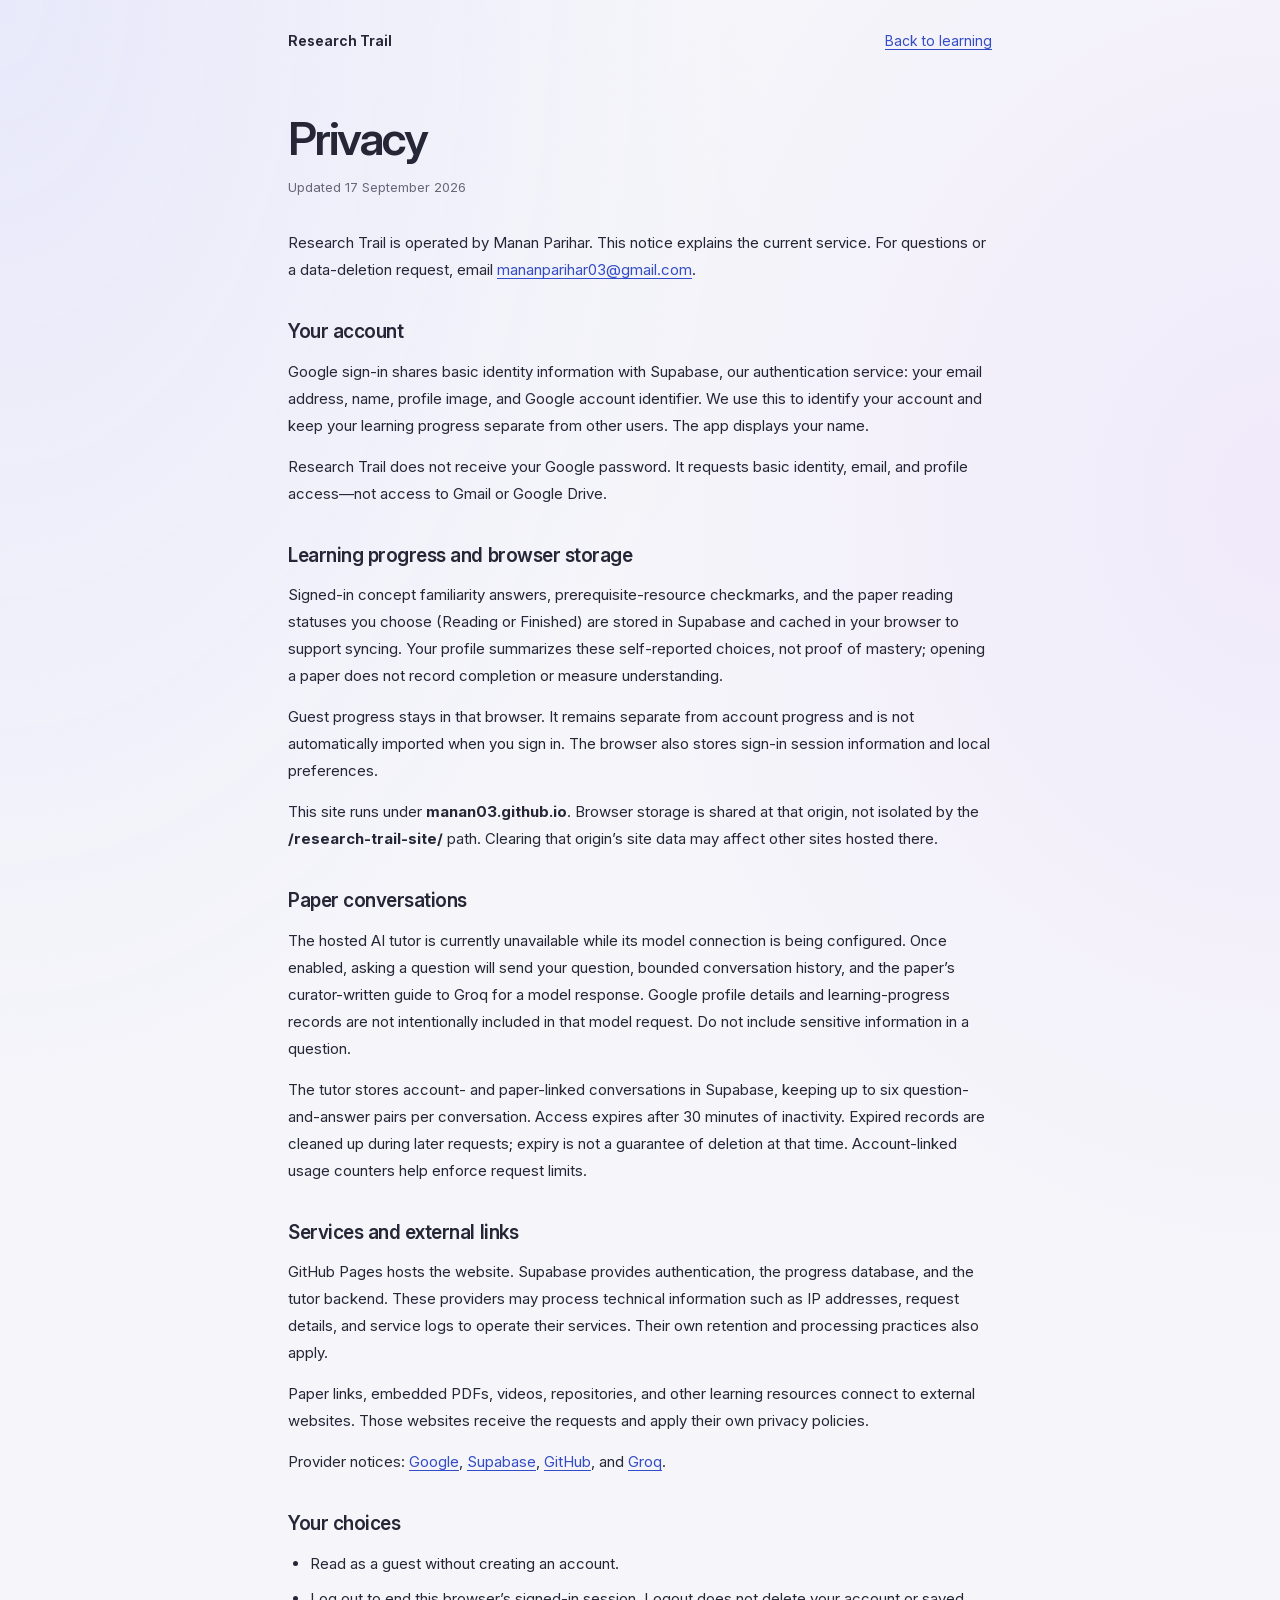
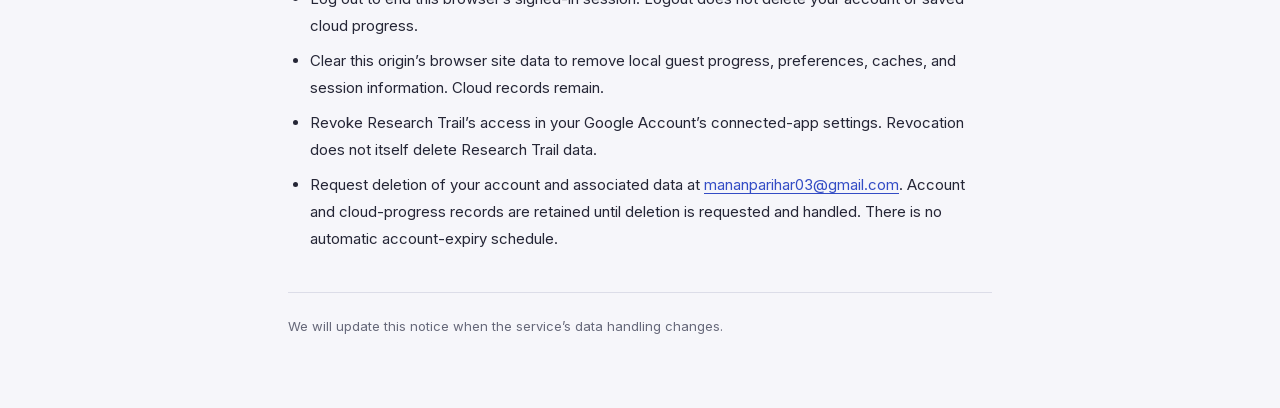
<file: privacy.html>
<!doctype html>
<html lang="en">
  <head>
    <meta charset="UTF-8" />
    <meta name="viewport" content="width=device-width, initial-scale=1" />
    <meta name="referrer" content="no-referrer" />
    <meta name="description" content="How Research Trail handles account information, learning progress, and paper conversations." />
    <title>Privacy · Research Trail</title>
    <style>
      @font-face { font-family: Inter; src: url("assets/InterVariable.woff2") format("woff2"); font-style: normal; font-weight: 100 900; font-display: swap; }
      :root { font-family: Inter, system-ui, sans-serif; color: #252636; background: #f6f6fa; font-synthesis: none; }
      * { box-sizing: border-box; }
      body { margin: 0; min-width: 280px; background: radial-gradient(ellipse at 0 0, #e8e9fa, transparent 42%), radial-gradient(ellipse at 100% 25%, #f0eafa, transparent 40%); }
      .page { max-width: 760px; margin: 0 auto; padding: 32px 28px 56px; }
      header { display: flex; justify-content: space-between; gap: 20px; align-items: center; margin-bottom: 64px; font-size: 14px; }
      .brand { color: #252636; font-weight: 650; text-decoration: none; }
      a { color: #334cc5; text-underline-offset: 3px; overflow-wrap: anywhere; }
      a:hover { text-decoration-thickness: 2px; }
      a:focus-visible { outline: 3px solid #334cc5; outline-offset: 5px; border-radius: 2px; }
      h1 { margin: 0 0 12px; font-size: clamp(34px, 7vw, 46px); font-weight: 600; letter-spacing: -0.055em; line-height: 1.1; }
      .updated { margin: 0 0 30px; color: #666879; font-size: 13px; }
      h2 { margin: 36px 0 12px; font-size: 19px; font-weight: 600; letter-spacing: -0.025em; line-height: 1.4; }
      p, li { font-size: 15px; line-height: 1.8; }
      p { margin: 0 0 14px; }
      ul { margin: 0; padding-left: 22px; }
      li + li { margin-top: 8px; }
      footer { margin-top: 40px; padding-top: 22px; border-top: 1px solid #dcdde8; }
      footer p { color: #666879; font-size: 13px; }
      @media (max-width: 480px) { .page { padding: 24px 22px 40px; } header { margin-bottom: 46px; } }
    </style>
  </head>
  <body>
    <div class="page">
      <header>
        <a class="brand" href="./">Research Trail</a>
        <a href="./">Back to learning</a>
      </header>
      <main id="main">
        <h1>Privacy</h1>
        <p class="updated">Updated <time datetime="2026-09-17">17 September 2026</time></p>
        <p>Research Trail is operated by Manan Parihar. This notice explains the current service. For questions or a data-deletion request, email <a href="mailto:mananparihar03@gmail.com">mananparihar03@gmail.com</a>.</p>

        <section aria-labelledby="account">
          <h2 id="account">Your account</h2>
          <p>Google sign-in shares basic identity information with Supabase, our authentication service: your email address, name, profile image, and Google account identifier. We use this to identify your account and keep your learning progress separate from other users. The app displays your name.</p>
          <p>Research Trail does not receive your Google password. It requests basic identity, email, and profile access—not access to Gmail or Google Drive.</p>
        </section>

        <section aria-labelledby="progress">
          <h2 id="progress">Learning progress and browser storage</h2>
          <p>Signed-in concept familiarity answers, prerequisite-resource checkmarks, and the paper reading statuses you choose (Reading or Finished) are stored in Supabase and cached in your browser to support syncing. Your profile summarizes these self-reported choices, not proof of mastery; opening a paper does not record completion or measure understanding.</p>
          <p>Guest progress stays in that browser. It remains separate from account progress and is not automatically imported when you sign in. The browser also stores sign-in session information and local preferences.</p>
          <p>This site runs under <strong>manan03.github.io</strong>. Browser storage is shared at that origin, not isolated by the <strong>/research-trail-site/</strong> path. Clearing that origin’s site data may affect other sites hosted there.</p>
        </section>

        <section aria-labelledby="tutor">
          <h2 id="tutor">Paper conversations</h2>
          <p>The hosted AI tutor is currently unavailable while its model connection is being configured. Once enabled, asking a question will send your question, bounded conversation history, and the paper’s curator-written guide to Groq for a model response. Google profile details and learning-progress records are not intentionally included in that model request. Do not include sensitive information in a question.</p>
          <p>The tutor stores account- and paper-linked conversations in Supabase, keeping up to six question-and-answer pairs per conversation. Access expires after 30 minutes of inactivity. Expired records are cleaned up during later requests; expiry is not a guarantee of deletion at that time. Account-linked usage counters help enforce request limits.</p>
        </section>

        <section aria-labelledby="services">
          <h2 id="services">Services and external links</h2>
          <p>GitHub Pages hosts the website. Supabase provides authentication, the progress database, and the tutor backend. These providers may process technical information such as IP addresses, request details, and service logs to operate their services. Their own retention and processing practices also apply.</p>
          <p>Paper links, embedded PDFs, videos, repositories, and other learning resources connect to external websites. Those websites receive the requests and apply their own privacy policies.</p>
          <p>Provider notices: <a href="https://policies.google.com/privacy">Google</a>, <a href="https://supabase.com/privacy">Supabase</a>, <a href="https://docs.github.com/en/site-policy/privacy-policies/github-general-privacy-statement">GitHub</a>, and <a href="https://groq.com/privacy-policy">Groq</a>.</p>
        </section>

        <section aria-labelledby="choices">
          <h2 id="choices">Your choices</h2>
          <ul>
            <li>Read as a guest without creating an account.</li>
            <li>Log out to end this browser’s signed-in session. Logout does not delete your account or saved cloud progress.</li>
            <li>Clear this origin’s browser site data to remove local guest progress, preferences, caches, and session information. Cloud records remain.</li>
            <li>Revoke Research Trail’s access in your Google Account’s connected-app settings. Revocation does not itself delete Research Trail data.</li>
            <li>Request deletion of your account and associated data at <a href="mailto:mananparihar03@gmail.com">mananparihar03@gmail.com</a>. Account and cloud-progress records are retained until deletion is requested and handled. There is no automatic account-expiry schedule.</li>
          </ul>
        </section>
      </main>
      <footer><p>We will update this notice when the service’s data handling changes.</p></footer>
    </div>
  </body>
</html>
</file>
